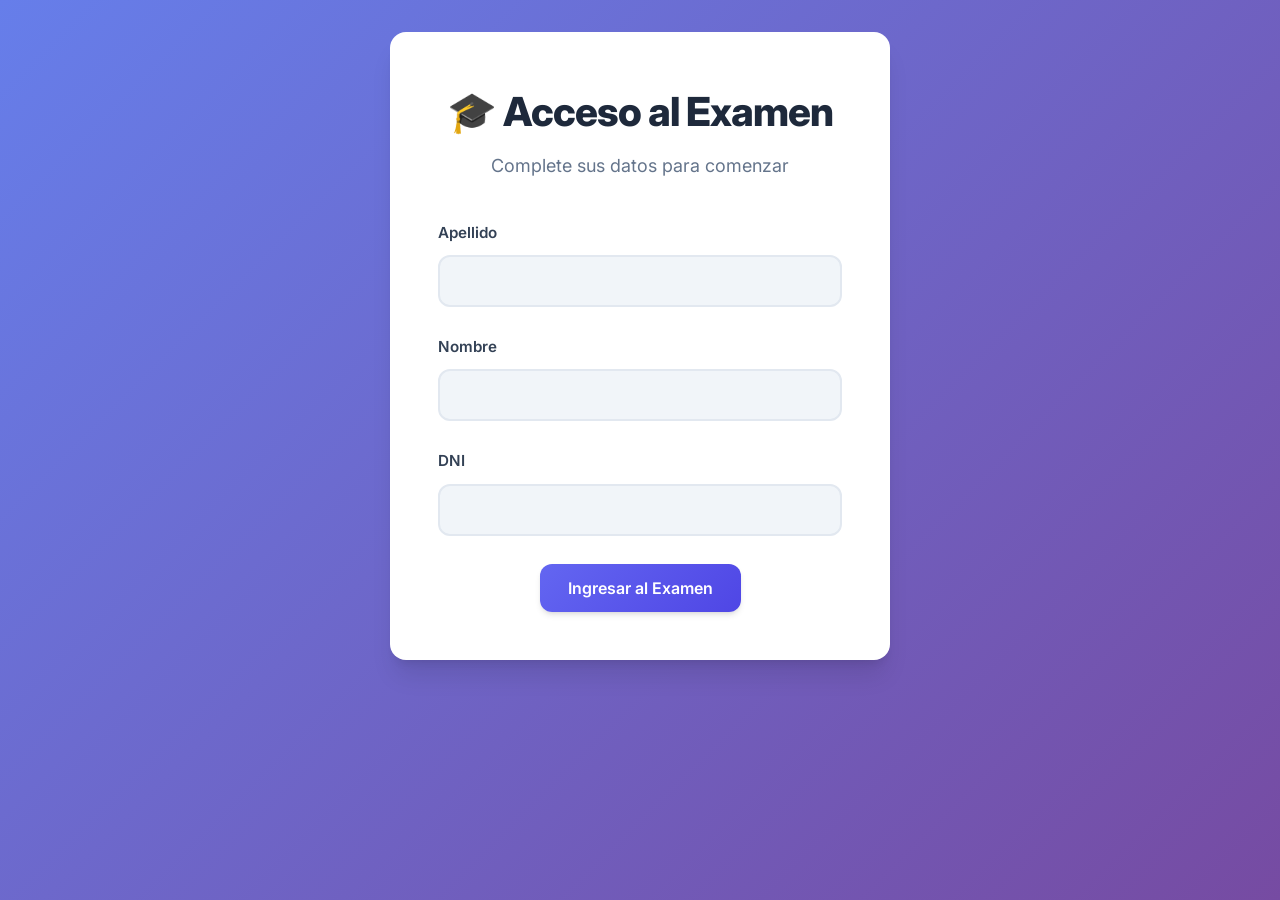
<file: index.html>
<!DOCTYPE html>
<html lang="es">
<head>
  <meta charset="UTF-8">
  <meta name="viewport" content="width=device-width, initial-scale=1.0">
  <title>Examen Online — Acceso</title>
  <link rel="stylesheet" href="style.css">
</head>
<body>
  <div class="container login-container">
    <h1>🎓 Acceso al Examen</h1>
    <p class="subtitle">Complete sus datos para comenzar</p>

    <form id="loginForm" autocomplete="off">
      <div class="form-group">
        <label for="apellido">Apellido</label>
        <input type="text" id="apellido" required autocomplete="off">
      </div>
      <div class="form-group">
        <label for="nombre">Nombre</label>
        <input type="text" id="nombre" required autocomplete="off">
      </div>
      <div class="form-group">
        <label for="dni">DNI</label>
        <input type="text" id="dni" required autocomplete="off" pattern="[0-9]{7,8}" title="Ingrese DNI sin puntos">
      </div>
      <button type="submit" class="btn btn-primary">Ingresar al Examen</button>
    </form>

    <div id="loginError" class="error-msg" style="display:none;"></div>
    <p id="feedbackAvailable" style="display:none; margin-top:1rem;">
      <a href="feedback.html" class="btn btn-secondary">📋 Ver mis resultados</a>
    </p>
  </div>

  <script src="main.js"></script>
  <script>
    document.getElementById('loginForm').addEventListener('submit', function(e) {
      e.preventDefault();
      const apellido = document.getElementById('apellido').value.trim();
      const nombre = document.getElementById('nombre').value.trim();
      const dni = document.getElementById('dni').value.trim();

      if (!apellido || !nombre || !dni) {
        showError('Complete todos los campos.');
        return;
      }

      if (!/^[0-9]{7,8}$/.test(dni)) {
        showError('El DNI debe contener 7 u 8 dígitos numéricos.');
        return;
      }

      const student = { apellido, nombre, dni, timestamp: Date.now() };
      localStorage.setItem('examStudent', JSON.stringify(student));
      window.location.href = 'quiz.html';
    });

    function showError(msg) {
      const el = document.getElementById('loginError');
      el.textContent = msg;
      el.style.display = 'block';
    }
  </script>
</body>
</html>
</file>
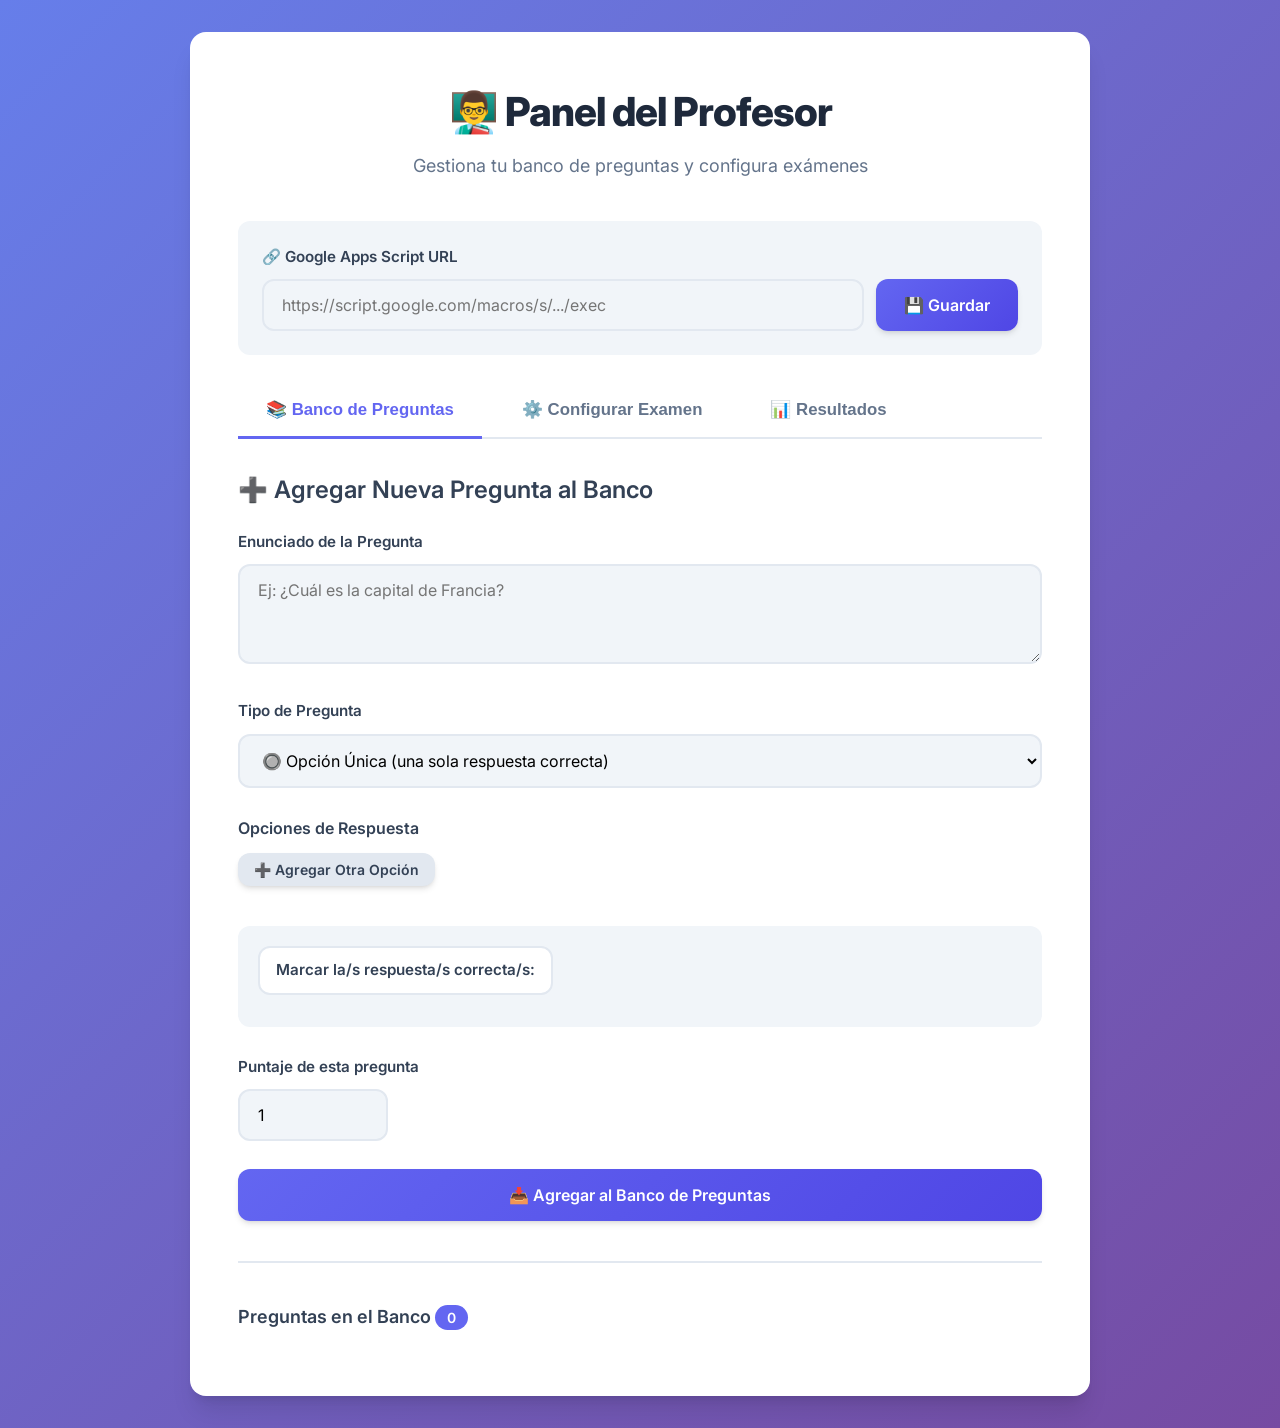
<file: admin.html>
<!DOCTYPE html>
<html lang="es">
<head>
  <meta charset="UTF-8">
  <meta name="viewport" content="width=device-width, initial-scale=1.0">
  <title>Panel del Profesor</title>
  <link rel="stylesheet" href="style.css">
</head>
<body>
  <div class="container">
    <h1>👨‍🏫 Panel del Profesor</h1>
    <p class="subtitle">Gestiona tu banco de preguntas y configura exámenes</p>
    
    <div class="form-group" style="background: var(--gray-100); padding: 1.5rem; border-radius: var(--radius);">
      <label for="gasUrl">🔗 Google Apps Script URL</label>
      <div style="display: flex; gap: 0.75rem;">
        <input type="text" id="gasUrl" placeholder="https://script.google.com/macros/s/.../exec" style="flex: 1;">
        <button class="btn btn-primary" onclick="localStorage.setItem('gasUrl', document.getElementById('gasUrl').value); alert('✅ URL guardada correctamente')">💾 Guardar</button>
      </div>
    </div>

    <div class="tabs">
      <button class="tab active" onclick="showTab('bank')">📚 Banco de Preguntas</button>
      <button class="tab" onclick="showTab('config')">⚙️ Configurar Examen</button>
      <button class="tab" onclick="showTab('results')">📊 Resultados</button>
    </div>

    <!-- TAB BANCO -->
    <div id="tab-bank" class="tab-content active">
      <h3>➕ Agregar Nueva Pregunta al Banco</h3>
      
      <div class="form-group">
        <label>Enunciado de la Pregunta</label>
        <textarea id="qText" rows="3" placeholder="Ej: ¿Cuál es la capital de Francia?"></textarea>
      </div>
      
      <div class="form-group">
        <label>Tipo de Pregunta</label>
        <select id="qType" onchange="updateCorrectUI()" style="width: 100%;">
          <option value="single">🔘 Opción Única (una sola respuesta correcta)</option>
          <option value="multiple">☑️ Opción Múltiple (varias respuestas correctas)</option>
        </select>
      </div>
      
      <div id="optsContainer">
        <label style="display: block; margin-bottom: 0.75rem; font-weight: 600; color: var(--gray-700);">Opciones de Respuesta</label>
      </div>
      
      <button class="btn btn-secondary btn-small" onclick="addOpt()" style="margin-bottom: 1.5rem;">➕ Agregar Otra Opción</button>
      
      <div id="correctUI" class="form-group">
        <label style="display: block; margin-bottom: 0.75rem; font-weight: 600; color: var(--gray-700);">Marcar la/s respuesta/s correcta/s:</label>
      </div>
      
      <div class="form-group">
        <label>Puntaje de esta pregunta</label>
        <input type="number" id="qPoints" value="1" min="0.5" step="0.5" style="width: 150px;">
      </div>
      
      <button class="btn btn-primary" onclick="addToBank()" style="width: 100%; padding: 1rem;">📥 Agregar al Banco de Preguntas</button>
      
      <hr>
      
      <h4>Preguntas en el Banco <span style="background: var(--primary); color: white; padding: 0.25rem 0.75rem; border-radius: 9999px; font-size: 0.875rem;" id="bankCount">0</span></h4>
      <div id="bankList" style="margin-top: 1rem;">
        <p style="color: var(--gray-500); text-align: center; padding: 2rem;">No hay preguntas cargadas aún</p>
      </div>
    </div>

    <!-- TAB CONFIG -->
    <div id="tab-config" class="tab-content">
      <h3>🎲 Generar Examen Aleatorio</h3>
      <p style="color: var(--gray-600); margin-bottom: 1.5rem;">
        El sistema seleccionará automáticamente preguntas al azar del banco según las cantidades que especifiques.
      </p>
      
      <div class="form-group">
        <label>Cantidad de Preguntas de Opción Única</label>
        <input type="number" id="nSingle" value="5" min="0" style="width: 150px;">
      </div>
      
      <div class="form-group">
        <label>Cantidad de Preguntas de Opción Múltiple</label>
        <input type="number" id="nMulti" value="5" min="0" style="width: 150px;">
      </div>
      
      <div class="form-group">
        <label>Tiempo Total del Examen (en minutos)</label>
        <input type="number" id="totalTime" value="45" min="5" step="5" style="width: 150px;">
      </div>
      
      <button class="btn btn-success" onclick="generateExam()" style="width: 100%; padding: 1.25rem; font-size: 1.125rem;">
        🎲 Generar y Publicar Examen
      </button>
      
      <div style="background: var(--gray-100); padding: 1.25rem; border-radius: var(--radius); margin-top: 1.5rem; font-size: 0.95rem; color: var(--gray-600);">
        <strong>ℹ️ Importante:</strong> El puntaje máximo se normalizará automáticamente sobre 10. 
        Las respuestas incorrectas restan puntos, pero las omisiones no afectan la nota.
      </div>
      
      <div id="examPreview" style="display: none;"></div>
    </div>

    <!-- TAB RESULTADOS -->
    <div id="tab-results" class="tab-content">
      <h3>📊 Ver Resultados</h3>
      <p style="color: var(--gray-600); margin-bottom: 1.5rem; line-height: 1.8;">
        Los resultados se guardan automáticamente en tu Google Sheet. 
        Los alumnos pueden consultar sus notas individuales ingresando su DNI en la página de feedback.
      </p>
      
      <div style="display: flex; gap: 1rem; flex-wrap: wrap;">
        <a href="feedback.html" target="_blank" class="btn btn-primary">🔗 Abrir Página de Feedback</a>
        <a href="https://sheets.google.com" target="_blank" class="btn btn-secondary">📈 Ver Google Sheet</a>
      </div>
      
      <div style="margin-top: 2rem; padding: 1.5rem; background: var(--gray-100); border-radius: var(--radius);">
        <h4>💡 Consejo</h4>
        <p style="color: var(--gray-600); margin-top: 0.5rem;">
          Para ver todos los resultados juntos, revisa tu hoja de cálculo de Google Sheets. 
          Allí tendrás un listado completo de todos los alumnos con sus notas.
        </p>
      </div>
    </div>
  </div>
  
  <script src="admin.js"></script>
</body>
</html>
</file>
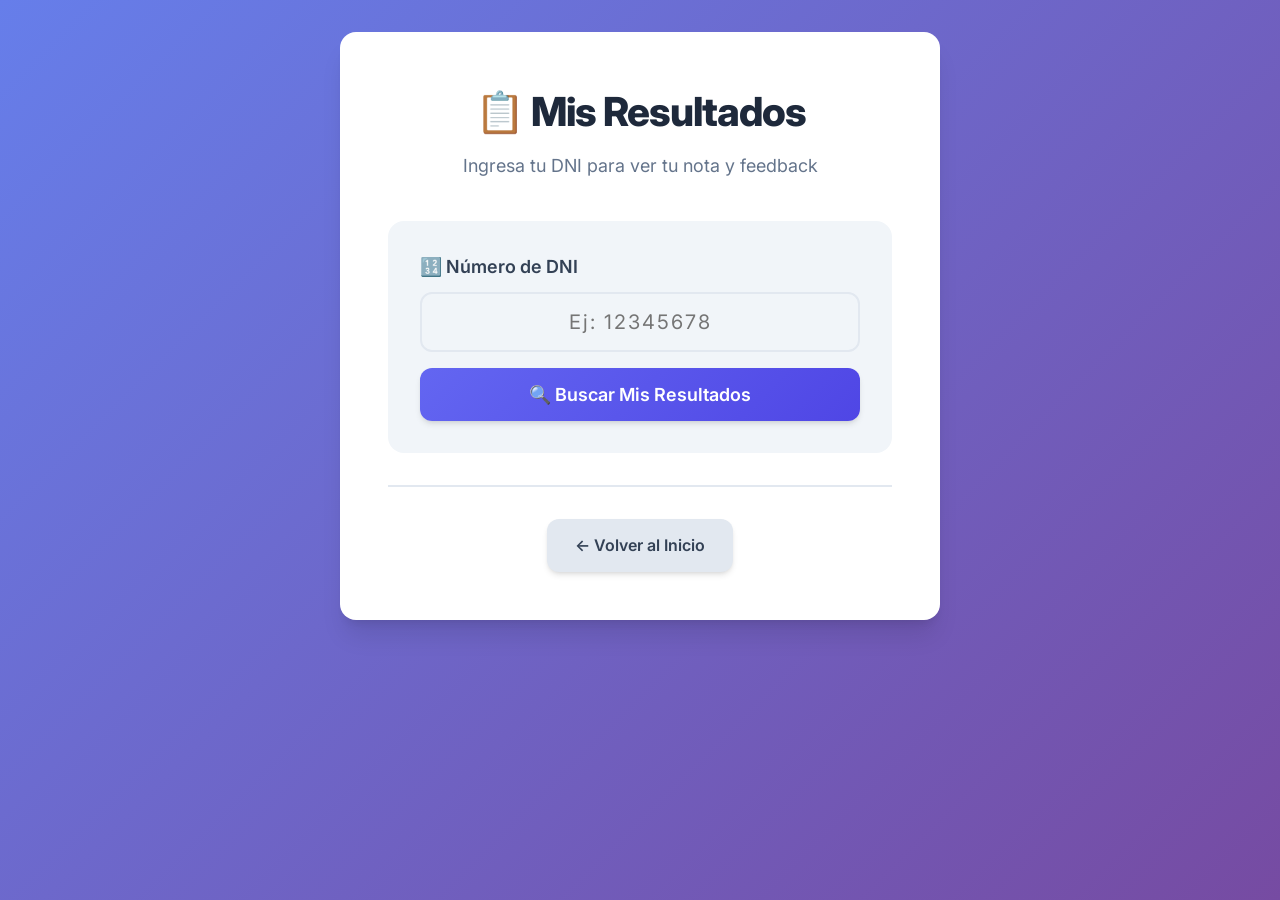
<file: feedback.html>
<!DOCTYPE html>
<html lang="es">
<head>
  <meta charset="UTF-8">
  <meta name="viewport" content="width=device-width, initial-scale=1.0">
  <title>Consultar Resultados</title>
  <link rel="stylesheet" href="style.css">
</head>
<body>
  <div class="container" style="max-width: 600px;">
    <h1>📋 Mis Resultados</h1>
    <p class="subtitle">Ingresa tu DNI para ver tu nota y feedback</p>
    
    <div class="form-group" style="background: var(--gray-100); padding: 2rem; border-radius: var(--radius-lg);">
      <label for="dni" style="font-size: 1.125rem;">🔢 Número de DNI</label>
      <input type="text" id="dni" placeholder="Ej: 12345678" pattern="[0-9]{7,8}" 
             style="font-size: 1.25rem; padding: 1rem; text-align: center; letter-spacing: 2px;">
      <button class="btn btn-primary" onclick="fetchResult()" 
              style="width: 100%; margin-top: 1rem; padding: 1rem; font-size: 1.125rem;">
        🔍 Buscar Mis Resultados
      </button>
    </div>
    
    <div id="result" style="margin-top: 2rem;"></div>
    
    <div style="text-align: center; margin-top: 2rem; padding-top: 2rem; border-top: 2px solid var(--gray-200);">
      <a href="index.html" class="btn btn-secondary">← Volver al Inicio</a>
    </div>
  </div>
  
  <script src="main.js"></script>
  <script>
    async function fetchResult() {
      const dni = document.getElementById('dni').value.trim();
      if (!/^\d{7,8}$/.test(dni)) {
        alert('⚠️ Por favor, ingresa un DNI válido (7 u 8 dígitos numéricos)');
        return;
      }
      
      const url = localStorage.getItem('gasUrl');
      if (!url || !url.startsWith('http')) {
        alert('⚠️ La URL del sistema no está configurada. Contacta al profesor.');
        return;
      }
      
      document.getElementById('result').innerHTML = `
        <div style="text-align: center; padding: 3rem;">
          <div style="font-size: 3rem; margin-bottom: 1rem;">⏳</div>
          <p style="font-size: 1.25rem; color: var(--gray-600);">Buscando tus resultados...</p>
        </div>
      `;
      
      try {
        const res = await fetch(`${url}?action=getByDni&dni=${dni}`);
        const data = await res.json();
        
        if (data.found) {
          const q = JSON.parse(localStorage.getItem('examQuestions') || '[]');
          const nota = data.data.finalScore10;
          const color = nota >= 6 ? 'var(--success)' : nota >= 4 ? 'var(--warning)' : 'var(--danger)';
          const emoji = nota >= 6 ? '🎉' : nota >= 4 ? '📚' : '💪';
          
          let html = `
            <div class="res-card" style="border-color: ${color}; background: linear-gradient(135deg, ${color}11 0%, ${color}22 100%);">
              <div style="font-size: 4rem; margin-bottom: 0.5rem;">${emoji}</div>
              <h2 style="color: ${color}; font-size: 4rem; margin: 1rem 0;">${nota} / 10</h2>
              <p style="font-size: 1.25rem; color: var(--gray-700); margin-bottom: 0.5rem;">
                ${data.data.student.apellido}, ${data.data.student.nombre}
              </p>
              <p style="color: var(--gray-500); font-size: 0.95rem;">
                ${new Date(data.data.timestamp).toLocaleString('es-AR')}
              </p>
            </div>
          `;
          
          if (data.data.details && data.data.details.length > 0) {
            html += '<h3 style="margin: 2rem 0 1.5rem;">📝 Detalle por Pregunta</h3>';
            
            data.data.details.forEach((d, idx) => {
              const pq = q.find(x => x.questionIndex === d.q) || {};
              const isOk = d.userAnswer && d.userAnswer.join(',') === d.correct.join(',');
              const userAnswers = (d.userAnswer || []).map(i => pq.options[i] || '?').join(', ') || 'Sin responder';
              const correctAnswers = d.correct.map(i => pq.options[i]).join(', ');
              
              html += `
                <div class="fb-q ${isOk ? 'correct' : 'incorrect'}">
                  <h4>
                    ${isOk ? '✅' : '❌'} Pregunta ${idx + 1}
                    <span style="margin-left: auto; font-size: 0.95rem; opacity: 0.8;">
                      ${d.score.toFixed(2)} pts
                    </span>
                  </h4>
                  <p style="font-size: 1.05rem; margin-bottom: 1rem; line-height: 1.6;">
                    ${pq.text || 'Pregunta no disponible'}
                  </p>
                  <div style="background: white; padding: 1rem; border-radius: 8px; margin: 0.75rem 0;">
                    <strong style="color: var(--gray-700);">Tu respuesta:</strong>
                    <p style="margin: 0.5rem 0 0; color: ${isOk ? 'var(--success)' : 'var(--danger)'}; font-weight: 600;">
                      ${userAnswers}
                    </p>
                  </div>
                  ${!isOk ? `
                    <div style="background: white; padding: 1rem; border-radius: 8px; margin: 0.75rem 0;">
                      <strong style="color: var(--gray-700);">Respuesta correcta:</strong>
                      <p style="margin: 0.5rem 0 0; color: var(--success); font-weight: 600;">
                        ${correctAnswers}
                      </p>
                    </div>
                  ` : ''}
                </div>
              `;
            });
          }
          
          document.getElementById('result').innerHTML = html;
        } else {
          document.getElementById('result').innerHTML = `
            <div class="error-msg" style="padding: 2rem;">
              <div style="font-size: 3rem; margin-bottom: 1rem;">❌</div>
              <p style="font-size: 1.125rem;">No se encontraron resultados para el DNI ${dni}</p>
              <p style="margin-top: 1rem; font-size: 0.95rem; opacity: 0.9;">
                Verifica que hayas completado el examen o consulta con el profesor.
              </p>
            </div>
          `;
        }
      } catch(e) {
        document.getElementById('result').innerHTML = `
          <div class="error-msg" style="padding: 2rem;">
            <div style="font-size: 3rem; margin-bottom: 1rem;">⚠️</div>
            <p style="font-size: 1.125rem;">Error de conexión</p>
            <p style="margin-top: 1rem; font-size: 0.95rem;">
              Intenta nuevamente en unos momentos o contacta al profesor.
            </p>
          </div>
        `;
      }
    }
  </script>
</body>
</html>
</file>
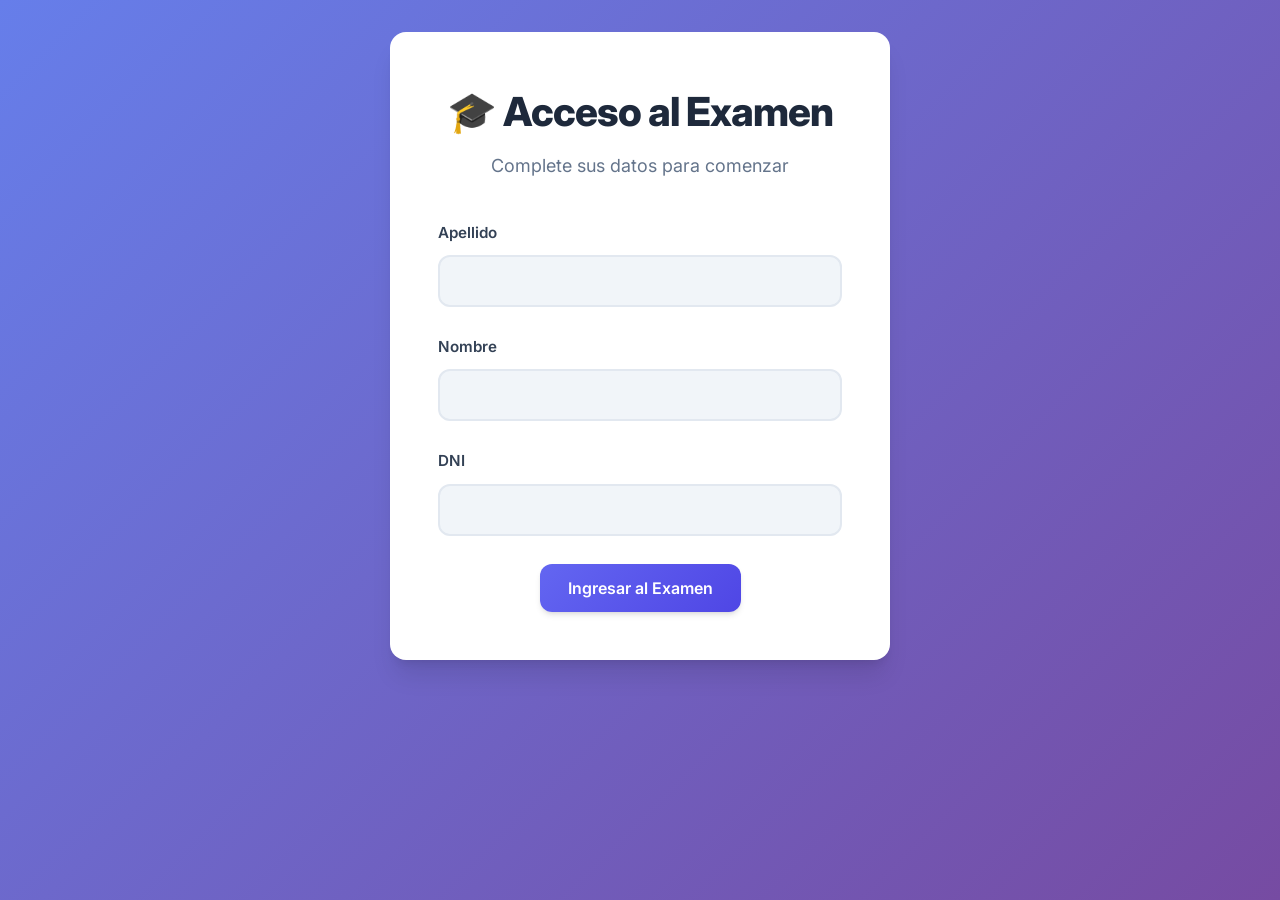
<file: quiz.html>
<!DOCTYPE html>
<html lang="es">
<head>
  <meta charset="UTF-8">
  <meta name="viewport" content="width=device-width, initial-scale=1.0">
  <title>Examen Online</title>
  <link rel="stylesheet" href="style.css">
</head>
<body oncontextmenu="return false" ondragstart="return false" onselectstart="return false">
  <div class="container">
    <div class="header">
      <div id="studentInfo">👤 Cargando...</div>
      <div class="timer" id="timer">⏱️ --:--</div>
      <div id="qCounter">📝 0 / 0</div>
    </div>
    
    <div id="quizContent">
      <!-- Las preguntas se renderizan aquí -->
    </div>
    
    <div class="footer">
      <button class="btn btn-secondary" onclick="prev()" id="btnPrev">← Anterior</button>
      <button class="btn btn-primary" onclick="next()" id="btnNext">Siguiente →</button>
      <button class="btn btn-success" onclick="submit()" id="btnSubmit" style="display:none">📤 Finalizar Examen</button>
    </div>
  </div>

  <div id="timeModal" class="modal" style="display:none">
    <div class="modal-content">
      <h2>⏰ Tiempo Agotado</h2>
      <p style="font-size: 1.125rem; color: var(--gray-600); margin: 1.5rem 0;">
        Se enviarán automáticamente las respuestas guardadas hasta el momento.
      </p>
      <button class="btn btn-primary" onclick="submit()">Entender y Enviar</button>
    </div>
  </div>

  <script src="main.js"></script>
  <script src="quiz.js"></script>
</body>
</html>
</file>
<file: style.css>
@import url('https://fonts.googleapis.com/css2?family=Inter:wght@300;400;500;600;700;800&display=swap');

* {
  margin: 0;
  padding: 0;
  box-sizing: border-box;
}

:root {
  --primary: #6366f1;
  --primary-dark: #4f46e5;
  --secondary: #ec4899;
  --success: #10b981;
  --warning: #f59e0b;
  --danger: #ef4444;
  --dark: #1e293b;
  --gray-100: #f1f5f9;
  --gray-200: #e2e8f0;
  --gray-300: #cbd5e1;
  --gray-400: #94a3b8;
  --gray-500: #64748b;
  --gray-600: #475569;
  --gray-700: #334155;
  --gray-800: #1e293b;
  --shadow-sm: 0 1px 2px 0 rgb(0 0 0 / 0.05);
  --shadow: 0 4px 6px -1px rgb(0 0 0 / 0.1), 0 2px 4px -2px rgb(0 0 0 / 0.1);
  --shadow-lg: 0 10px 15px -3px rgb(0 0 0 / 0.1), 0 4px 6px -4px rgb(0 0 0 / 0.1);
  --shadow-xl: 0 20px 25px -5px rgb(0 0 0 / 0.1), 0 8px 10px -6px rgb(0 0 0 / 0.1);
  --radius: 12px;
  --radius-lg: 16px;
}

body {
  font-family: 'Inter', -apple-system, BlinkMacSystemFont, 'Segoe UI', sans-serif;
  background: linear-gradient(135deg, #667eea 0%, #764ba2 100%);
  min-height: 100vh;
  color: var(--gray-800);
  line-height: 1.6;
  font-size: 16px;
  padding: 2rem 1rem;
}

.container {
  max-width: 900px;
  margin: 0 auto;
  background: white;
  border-radius: var(--radius-lg);
  box-shadow: var(--shadow-xl);
  padding: 3rem;
  animation: slideUp 0.5s ease-out;
}

@keyframes slideUp {
  from {
    opacity: 0;
    transform: translateY(30px);
  }
  to {
    opacity: 1;
    transform: translateY(0);
  }
}

h1 {
  font-size: 2.5rem;
  font-weight: 800;
  color: var(--gray-800);
  margin-bottom: 0.5rem;
  text-align: center;
  letter-spacing: -0.025em;
}

h2 {
  font-size: 1.875rem;
  font-weight: 700;
  color: var(--gray-800);
  margin-bottom: 1.5rem;
  letter-spacing: -0.025em;
}

h3 {
  font-size: 1.5rem;
  font-weight: 600;
  color: var(--gray-700);
  margin-bottom: 1.25rem;
}

h4 {
  font-size: 1.125rem;
  font-weight: 600;
  color: var(--gray-700);
  margin-bottom: 1rem;
}

.subtitle {
  text-align: center;
  color: var(--gray-500);
  font-size: 1.125rem;
  margin-bottom: 2.5rem;
}

/* Form Elements */
.form-group {
  margin-bottom: 1.75rem;
}

.form-group label {
  display: block;
  font-weight: 600;
  color: var(--gray-700);
  margin-bottom: 0.625rem;
  font-size: 0.95rem;
}

.form-group input[type="text"],
.form-group input[type="number"],
.form-group input[type="password"],
.form-group textarea,
.form-group select {
  width: 100%;
  padding: 0.875rem 1.125rem;
  border: 2px solid var(--gray-200);
  border-radius: var(--radius);
  font-size: 1rem;
  font-family: inherit;
  transition: all 0.2s;
  background: var(--gray-100);
}

.form-group input:focus,
.form-group textarea:focus,
.form-group select:focus {
  outline: none;
  border-color: var(--primary);
  background: white;
  box-shadow: 0 0 0 3px rgba(99, 102, 241, 0.1);
}

.form-group textarea {
  resize: vertical;
  min-height: 100px;
}

/* Buttons */
.btn {
  display: inline-flex;
  align-items: center;
  justify-content: center;
  gap: 0.5rem;
  padding: 0.875rem 1.75rem;
  border: none;
  border-radius: var(--radius);
  font-size: 1rem;
  font-weight: 600;
  cursor: pointer;
  transition: all 0.2s;
  text-decoration: none;
  font-family: inherit;
  box-shadow: var(--shadow);
}

.btn:hover {
  transform: translateY(-2px);
  box-shadow: var(--shadow-lg);
}

.btn:active {
  transform: translateY(0);
}

.btn-primary {
  background: linear-gradient(135deg, var(--primary) 0%, var(--primary-dark) 100%);
  color: white;
}

.btn-primary:hover {
  background: linear-gradient(135deg, var(--primary-dark) 0%, #4338ca 100%);
}

.btn-secondary {
  background: var(--gray-200);
  color: var(--gray-700);
}

.btn-secondary:hover {
  background: var(--gray-300);
}

.btn-success {
  background: linear-gradient(135deg, var(--success) 0%, #059669 100%);
  color: white;
}

.btn-success:hover {
  background: linear-gradient(135deg, #059669 0%, #047857 100%);
}

.btn-danger {
  background: linear-gradient(135deg, var(--danger) 0%, #dc2626 100%);
  color: white;
}

.btn-danger:hover {
  background: linear-gradient(135deg, #dc2626 0%, #b91c1c 100%);
}

.btn-warning {
  background: linear-gradient(135deg, var(--warning) 0%, #d97706 100%);
  color: white;
}

.btn-small {
  padding: 0.5rem 1rem;
  font-size: 0.875rem;
}

/* Header Section */
.header {
  display: flex;
  justify-content: space-between;
  align-items: center;
  padding-bottom: 1.5rem;
  border-bottom: 2px solid var(--gray-200);
  margin-bottom: 2rem;
  flex-wrap: wrap;
  gap: 1rem;
}

#studentInfo {
  font-size: 1.125rem;
  font-weight: 600;
  color: var(--gray-700);
  background: var(--gray-100);
  padding: 0.75rem 1.25rem;
  border-radius: var(--radius);
}

.timer {
  font-size: 2rem;
  font-weight: 800;
  font-family: 'Courier New', monospace;
  color: var(--primary);
  background: var(--gray-100);
  padding: 0.75rem 1.5rem;
  border-radius: var(--radius);
  min-width: 140px;
  text-align: center;
  box-shadow: var(--shadow);
}

.timer.warning {
  color: var(--warning);
  animation: pulse 1s infinite;
}

.timer.danger {
  color: var(--danger);
  animation: pulse 0.5s infinite;
}

@keyframes pulse {
  0%, 100% { transform: scale(1); }
  50% { transform: scale(1.05); }
}

#qCounter {
  font-size: 1.125rem;
  font-weight: 600;
  color: var(--gray-600);
  background: var(--gray-100);
  padding: 0.75rem 1.25rem;
  border-radius: var(--radius);
}

/* Question Cards */
.q-card {
  background: linear-gradient(135deg, #f8fafc 0%, #f1f5f9 100%);
  padding: 2rem;
  border-radius: var(--radius-lg);
  margin-bottom: 2rem;
  border: 2px solid var(--gray-200);
  transition: all 0.3s;
}

.q-card:hover {
  border-color: var(--primary);
  box-shadow: var(--shadow-lg);
}

.q-card h3 {
  margin-bottom: 1rem;
  display: flex;
  align-items: center;
  gap: 0.75rem;
}

.badge {
  display: inline-flex;
  align-items: center;
  padding: 0.375rem 0.875rem;
  background: linear-gradient(135deg, var(--primary) 0%, var(--primary-dark) 100%);
  color: white;
  border-radius: 9999px;
  font-size: 0.75rem;
  font-weight: 700;
  text-transform: uppercase;
  letter-spacing: 0.05em;
}

.badge.multiple {
  background: linear-gradient(135deg, var(--secondary) 0%, #db2777 100%);
}

/* Options */
.opt-label {
  display: flex;
  align-items: flex-start;
  padding: 1.25rem;
  margin: 0.875rem 0;
  background: white;
  border: 2px solid var(--gray-200);
  border-radius: var(--radius);
  cursor: pointer;
  transition: all 0.2s;
  font-size: 1.05rem;
}

.opt-label:hover {
  border-color: var(--primary);
  background: var(--gray-100);
  transform: translateX(4px);
}

.opt-label input[type="radio"],
.opt-label input[type="checkbox"] {
  margin-right: 1rem;
  margin-top: 0.25rem;
  width: 20px;
  height: 20px;
  cursor: pointer;
  accent-color: var(--primary);
}

.opt-label input:checked + span,
.opt-label:has(input:checked) {
  border-color: var(--primary);
  background: linear-gradient(135deg, rgba(99, 102, 241, 0.05) 0%, rgba(99, 102, 241, 0.1) 100%);
  font-weight: 600;
}

/* Footer Navigation */
.footer {
  display: flex;
  justify-content: space-between;
  gap: 1rem;
  margin-top: 2rem;
  padding-top: 2rem;
  border-top: 2px solid var(--gray-200);
}

/* Tabs */
.tabs {
  display: flex;
  gap: 0.75rem;
  margin-bottom: 2rem;
  border-bottom: 2px solid var(--gray-200);
  padding-bottom: 0;
}

.tab {
  padding: 1rem 1.75rem;
  background: none;
  border: none;
  border-bottom: 3px solid transparent;
  font-size: 1.05rem;
  font-weight: 600;
  color: var(--gray-500);
  cursor: pointer;
  transition: all 0.2s;
  margin-bottom: -2px;
}

.tab:hover {
  color: var(--gray-700);
}

.tab.active {
  color: var(--primary);
  border-bottom-color: var(--primary);
}

.tab-content {
  display: none;
  animation: fadeIn 0.3s ease-out;
}

.tab-content.active {
  display: block;
}

@keyframes fadeIn {
  from { opacity: 0; transform: translateY(10px); }
  to { opacity: 1; transform: translateY(0); }
}

/* Bank Items */
.q-item {
  display: flex;
  justify-content: space-between;
  align-items: center;
  padding: 1.25rem;
  background: var(--gray-100);
  border-radius: var(--radius);
  margin-bottom: 0.875rem;
  border-left: 4px solid var(--primary);
  transition: all 0.2s;
}

.q-item:hover {
  background: var(--gray-200);
  transform: translateX(4px);
}

/* Options Container */
.opt-row {
  display: flex;
  gap: 0.75rem;
  margin-bottom: 0.75rem;
  align-items: center;
}

.opt-row input {
  flex: 1;
}

#correctUI {
  display: flex;
  flex-wrap: wrap;
  gap: 0.75rem;
  padding: 1.25rem;
  background: var(--gray-100);
  border-radius: var(--radius);
  margin-top: 1rem;
}

#correctUI label {
  display: inline-flex;
  align-items: center;
  gap: 0.5rem;
  padding: 0.625rem 1rem;
  background: white;
  border-radius: var(--radius);
  cursor: pointer;
  font-weight: 500;
  transition: all 0.2s;
  border: 2px solid var(--gray-200);
}

#correctUI label:hover {
  border-color: var(--primary);
  background: var(--gray-50);
}

#correctUI input[type="radio"],
#correctUI input[type="checkbox"] {
  width: 18px;
  height: 18px;
  accent-color: var(--primary);
}

/* Results & Feedback */
.res-card {
  text-align: center;
  padding: 3rem 2rem;
  background: linear-gradient(135deg, #f0fdf4 0%, #dcfce7 100%);
  border-radius: var(--radius-lg);
  margin-bottom: 2rem;
  border: 2px solid var(--success);
}

.res-card h2 {
  font-size: 3rem;
  color: var(--success);
  margin-bottom: 1rem;
}

.fb-q {
  padding: 1.75rem;
  border-radius: var(--radius);
  margin-bottom: 1.25rem;
  border-left: 5px solid var(--gray-300);
  background: var(--gray-100);
  transition: all 0.3s;
}

.fb-q.correct {
  border-left-color: var(--success);
  background: linear-gradient(135deg, #f0fdf4 0%, #dcfce7 100%);
}

.fb-q.incorrect {
  border-left-color: var(--danger);
  background: linear-gradient(135deg, #fef2f2 0%, #fee2e2 100%);
}

.fb-q h4 {
  margin-bottom: 0.875rem;
  display: flex;
  align-items: center;
  gap: 0.5rem;
}

.error-msg {
  background: linear-gradient(135deg, #fef2f2 0%, #fee2e2 100%);
  color: var(--danger);
  padding: 1.25rem;
  border-radius: var(--radius);
  text-align: center;
  font-weight: 600;
  border: 2px solid var(--danger);
}

/* Modal */
.modal {
  position: fixed;
  inset: 0;
  background: rgba(0, 0, 0, 0.75);
  display: flex;
  align-items: center;
  justify-content: center;
  z-index: 1000;
  backdrop-filter: blur(4px);
  animation: fadeIn 0.3s;
}

.modal-content {
  background: white;
  padding: 3rem;
  border-radius: var(--radius-lg);
  text-align: center;
  max-width: 450px;
  box-shadow: var(--shadow-xl);
  animation: slideUp 0.3s ease-out;
}

.modal-content h2 {
  color: var(--danger);
  margin-bottom: 1rem;
}

/* Login Container */
.login-container {
  max-width: 500px;
  text-align: center;
}

.login-container .form-group {
  text-align: left;
}

/* Preview */
#examPreview {
  padding: 1.5rem;
  background: linear-gradient(135deg, #dbeafe 0%, #bfdbfe 100%);
  border-radius: var(--radius);
  border: 2px solid var(--primary);
  margin-top: 1.5rem;
  font-weight: 600;
  color: var(--primary-dark);
}

/* Responsive */
@media (max-width: 768px) {
  body {
    padding: 1rem 0.5rem;
  }
  
  .container {
    padding: 2rem 1.5rem;
  }
  
  h1 {
    font-size: 2rem;
  }
  
  h2 {
    font-size: 1.5rem;
  }
  
  .header {
    flex-direction: column;
    text-align: center;
  }
  
  .timer {
    font-size: 1.75rem;
    min-width: 120px;
  }
  
  .footer {
    flex-direction: column;
  }
  
  .footer .btn {
    width: 100%;
  }
  
  .tabs {
    flex-direction: column;
  }
  
  .tab {
    width: 100%;
    text-align: left;
  }
  
  .q-card {
    padding: 1.5rem;
  }
  
  .opt-label {
    font-size: 0.95rem;
    padding: 1rem;
  }
}

/* Utility */
hr {
  border: none;
  border-top: 2px solid var(--gray-200);
  margin: 2.5rem 0;
}

a {
  color: var(--primary);
  text-decoration: none;
  font-weight: 600;
}

a:hover {
  text-decoration: underline;
}

code {
  background: var(--gray-100);
  padding: 0.25rem 0.5rem;
  border-radius: 4px;
  font-family: 'Courier New', monospace;
  font-size: 0.9em;
  color: var(--primary-dark);
}
</file>
